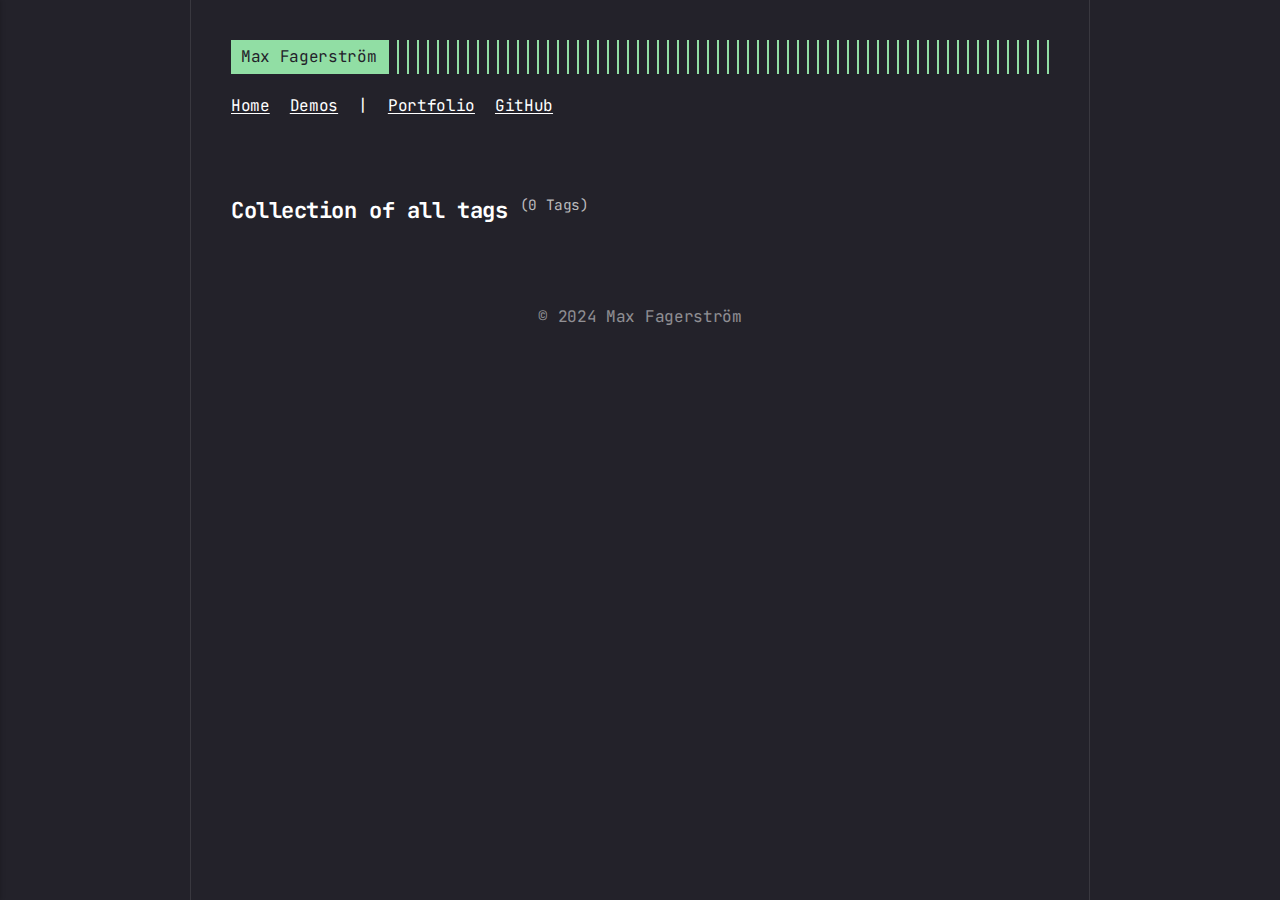
<file: tags/index.html>
<!DOCTYPE html><html lang="en-gb"><head><meta charset="utf-8"><meta http-equiv="X-UA-Compatible" content="IE=edge"><meta name="viewport" content="width=device-width,initial-scale=1"><title>All tags - Max Fagerström</title><meta name="robots" content="noindex, follow"><meta name="generator" content="Publii Open-Source CMS for Static Site"><link rel="alternate" type="application/atom+xml" href="https://max-fagerstrom.github.io/feed.xml"><link rel="alternate" type="application/json" href="https://max-fagerstrom.github.io/feed.json"><meta property="og:title" content="Max Fagerström"><meta property="og:site_name" content="Max Fagerström"><meta property="og:description" content=""><meta property="og:url" content="https://max-fagerstrom.github.io/tags/"><meta property="og:type" content="website"><link rel="preload" href="https://max-fagerstrom.github.io/assets/dynamic/fonts/jetbrainsmono/jetbrainsmono.woff2" as="font" type="font/woff2" crossorigin><link rel="preload" href="https://max-fagerstrom.github.io/assets/dynamic/fonts/jetbrainsmono/jetbrainsmono-italic.woff2" as="font" type="font/woff2" crossorigin><link rel="stylesheet" href="https://max-fagerstrom.github.io/assets/css/style.css?v=aca50f00328abb7b6ee02461f2cce3be"><script type="application/ld+json">{"@context":"http://schema.org","@type":"Organization","name":"Max Fagerström","url":"https://max-fagerstrom.github.io/"}</script><noscript><style>img[loading] {
                    opacity: 1;
                }</style></noscript></head><body class="tags-template"><div class="container container--center"><header class="header"><div class="header__logo"><a class="logo" href="https://max-fagerstrom.github.io/">Max Fagerström</a></div><nav class="navbar js-navbar"><button class="navbar__toggle js-toggle" aria-label="Menu" aria-haspopup="true" aria-expanded="false"><span class="navbar__toggle-box"><span class="navbar__toggle-inner">Menu</span></span></button><ul class="navbar__menu"><li><a href="https://max-fagerstrom.github.io/" target="_self">Home</a></li><li><a href="https://max-fagerstrom.github.io/demos.html" target="_self">Demos</a></li><li><span class="is-separator">|</span></li><li><a href="https://max-fagerstrom.github.io/portfolio.html" target="_self">Portfolio</a></li><li><a href="https://github.com/Max-Fagerstrom" target="_blank">GitHub</a></li></ul></nav></header><main class="content page page--tags"><div class="content page"><div class="page__header"><h1 class="h2 page__title">Collection of all tags <sup>(0 Tags)</sup></h1></div><ul class="list"></ul></div></main><footer class="footer"><div class="footer__inner"><div class="footer__copyright"><p>© 2024 Max Fagerström</p></div></div></footer></div><script defer="defer" src="https://max-fagerstrom.github.io/assets/js/scripts.min.js?v=c2232aa7558e9517946129d2a1b8c770"></script><script>window.publiiThemeMenuConfig={mobileMenuMode:'sidebar',animationSpeed:300,submenuWidth: 'auto',doubleClickTime:500,mobileMenuExpandableSubmenus:true,relatedContainerForOverlayMenuSelector:'.top'};</script><script>var images = document.querySelectorAll('img[loading]');
        for (var i = 0; i < images.length; i++) {
            if (images[i].complete) {
                images[i].classList.add('is-loaded');
            } else {
                images[i].addEventListener('load', function () {
                    this.classList.add('is-loaded');
                }, false);
            }
        }</script></body></html>
</file>
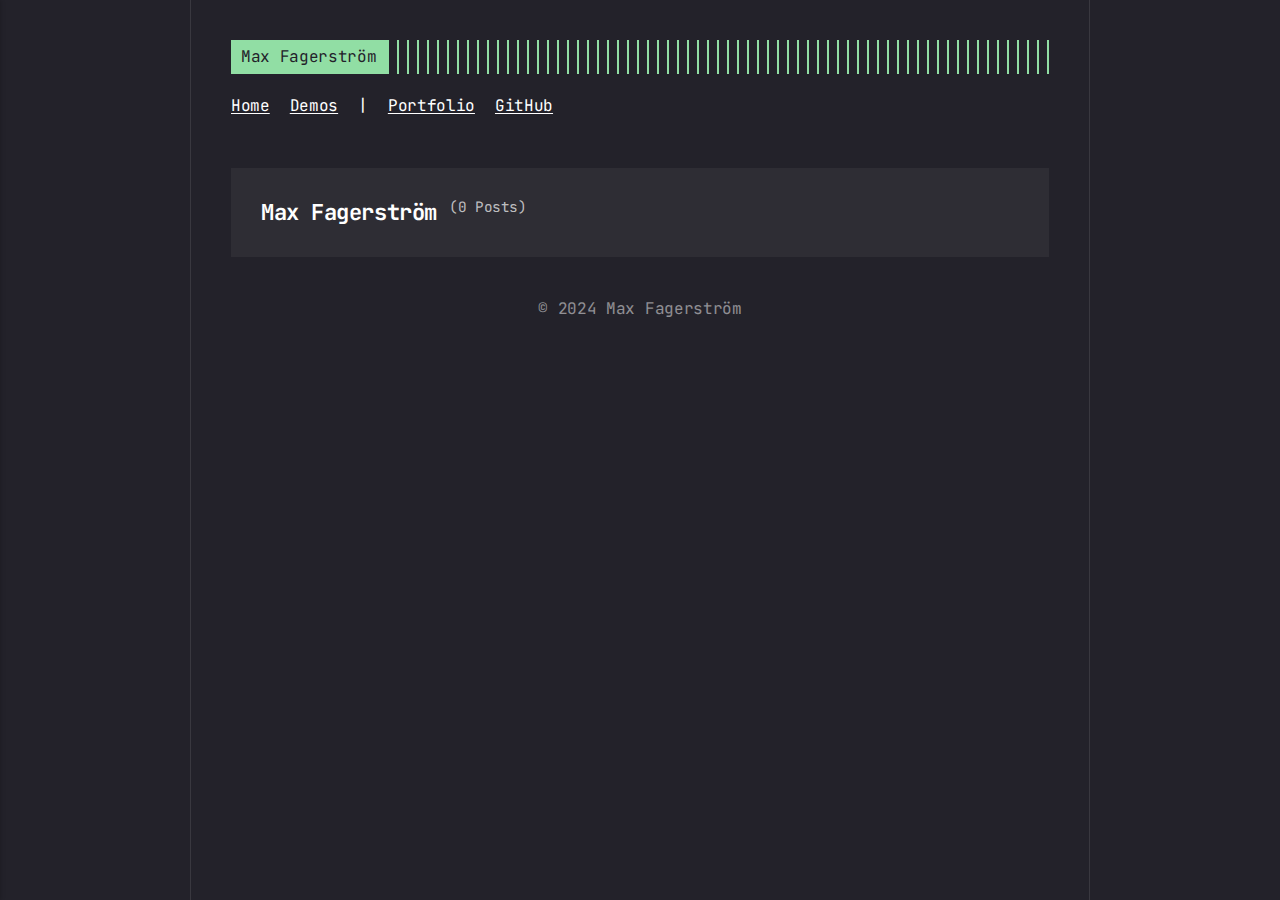
<file: authors/max-fagerstroem/index.html>
<!DOCTYPE html><html lang="en-gb"><head><meta charset="utf-8"><meta http-equiv="X-UA-Compatible" content="IE=edge"><meta name="viewport" content="width=device-width,initial-scale=1"><title>Author: Max Fagerström - Max Fagerström</title><meta name="robots" content="noindex, follow"><meta name="generator" content="Publii Open-Source CMS for Static Site"><link rel="alternate" type="application/atom+xml" href="https://max-fagerstrom.github.io/feed.xml"><link rel="alternate" type="application/json" href="https://max-fagerstrom.github.io/feed.json"><meta property="og:title" content="Max Fagerström"><meta property="og:site_name" content="Max Fagerström"><meta property="og:description" content=""><meta property="og:url" content="https://max-fagerstrom.github.io/authors/max-fagerstroem/"><meta property="og:type" content="website"><link rel="preload" href="https://max-fagerstrom.github.io/assets/dynamic/fonts/jetbrainsmono/jetbrainsmono.woff2" as="font" type="font/woff2" crossorigin><link rel="preload" href="https://max-fagerstrom.github.io/assets/dynamic/fonts/jetbrainsmono/jetbrainsmono-italic.woff2" as="font" type="font/woff2" crossorigin><link rel="stylesheet" href="https://max-fagerstrom.github.io/assets/css/style.css?v=aca50f00328abb7b6ee02461f2cce3be"><script type="application/ld+json">{"@context":"http://schema.org","@type":"Organization","name":"Max Fagerström","url":"https://max-fagerstrom.github.io/"}</script><noscript><style>img[loading] {
                    opacity: 1;
                }</style></noscript></head><body class="author-template"><div class="container container--center"><header class="header"><div class="header__logo"><a class="logo" href="https://max-fagerstrom.github.io/">Max Fagerström</a></div><nav class="navbar js-navbar"><button class="navbar__toggle js-toggle" aria-label="Menu" aria-haspopup="true" aria-expanded="false"><span class="navbar__toggle-box"><span class="navbar__toggle-inner">Menu</span></span></button><ul class="navbar__menu"><li><a href="https://max-fagerstrom.github.io/" target="_self">Home</a></li><li><a href="https://max-fagerstrom.github.io/demos.html" target="_self">Demos</a></li><li><span class="is-separator">|</span></li><li><a href="https://max-fagerstrom.github.io/portfolio.html" target="_self">Portfolio</a></li><li><a href="https://github.com/Max-Fagerstrom" target="_blank">GitHub</a></li></ul></nav></header><main class="content page page--author"><div class="page__header hero page--author__header"><div class="page--author__top"><h1 class="h2 page__title">Max Fagerström <sup>(0 Posts)</sup></h1></div></div><div class="posts"></div></main><footer class="footer"><div class="footer__inner"><div class="footer__copyright"><p>© 2024 Max Fagerström</p></div></div></footer></div><script defer="defer" src="https://max-fagerstrom.github.io/assets/js/scripts.min.js?v=c2232aa7558e9517946129d2a1b8c770"></script><script>window.publiiThemeMenuConfig={mobileMenuMode:'sidebar',animationSpeed:300,submenuWidth: 'auto',doubleClickTime:500,mobileMenuExpandableSubmenus:true,relatedContainerForOverlayMenuSelector:'.top'};</script><script>var images = document.querySelectorAll('img[loading]');
        for (var i = 0; i < images.length; i++) {
            if (images[i].complete) {
                images[i].classList.add('is-loaded');
            } else {
                images[i].addEventListener('load', function () {
                    this.classList.add('is-loaded');
                }, false);
            }
        }</script></body></html>
</file>
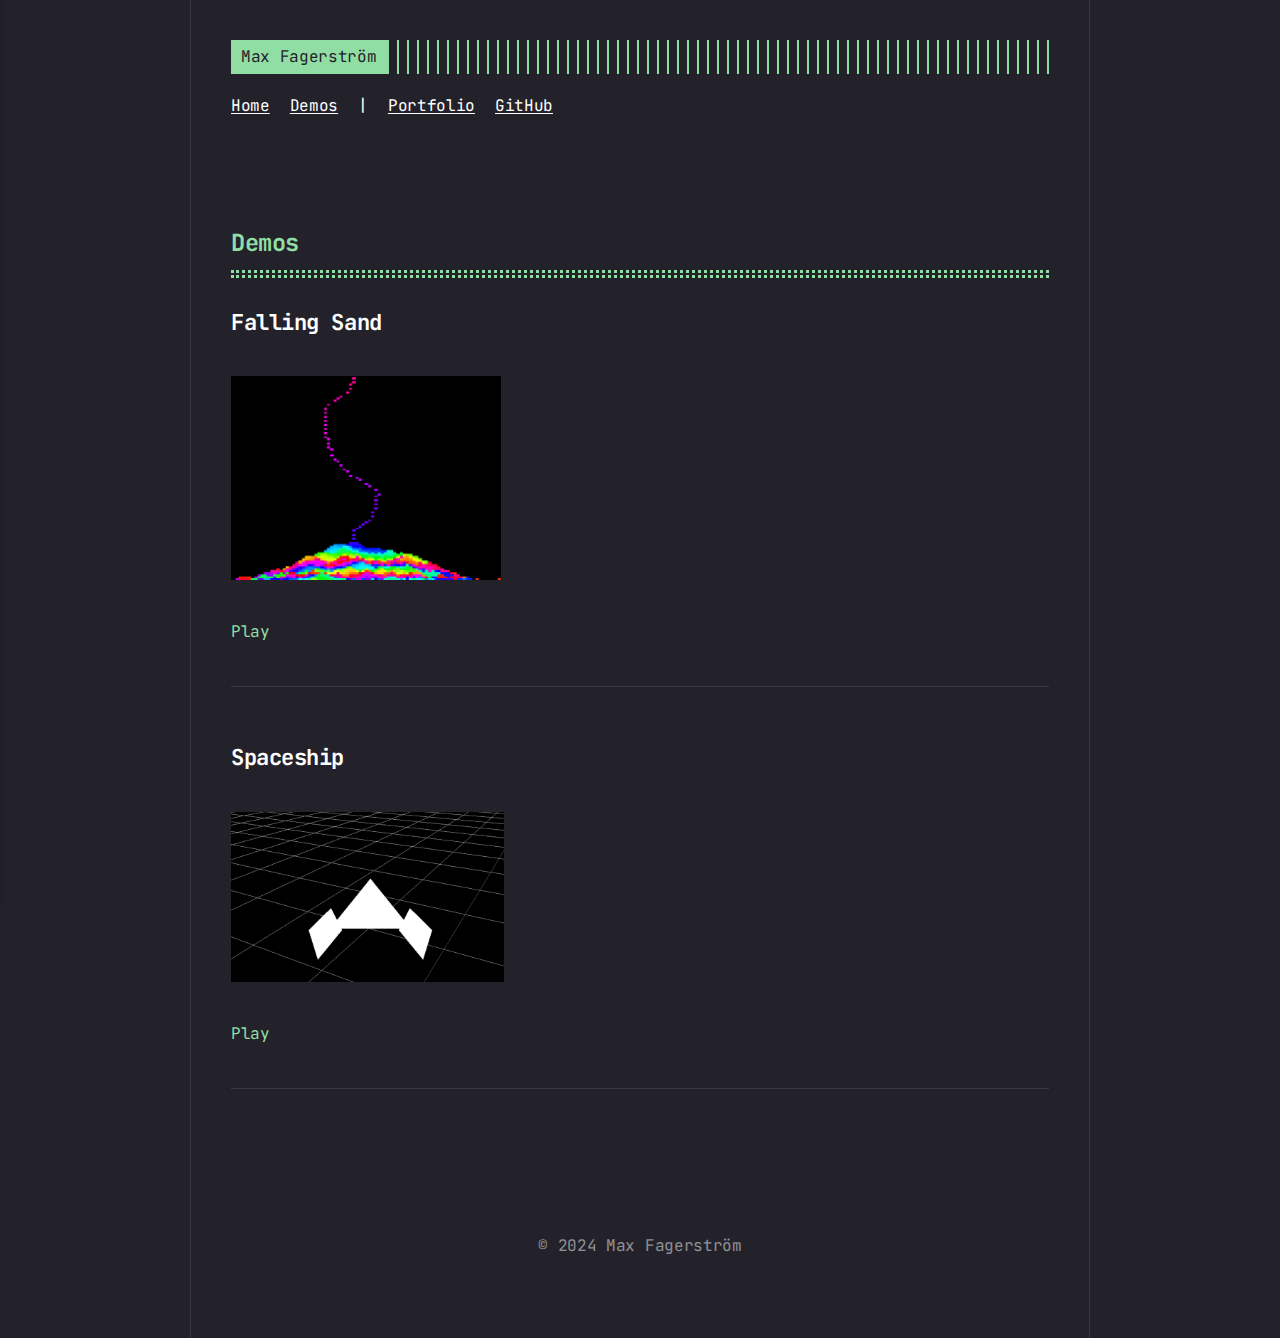
<file: demos.html>
<!DOCTYPE html><html lang="en-gb"><head><meta charset="utf-8"><meta http-equiv="X-UA-Compatible" content="IE=edge"><meta name="viewport" content="width=device-width,initial-scale=1"><title>Demos</title><meta name="description" content="Falling Sand Play Play"><meta name="generator" content="Publii Open-Source CMS for Static Site"><link rel="canonical" href="https://max-fagerstrom.github.io/demos.html"><link rel="alternate" type="application/atom+xml" href="https://max-fagerstrom.github.io/feed.xml"><link rel="alternate" type="application/json" href="https://max-fagerstrom.github.io/feed.json"><meta property="og:title" content="Demos"><meta property="og:site_name" content="Max Fagerström"><meta property="og:description" content="Falling Sand Play Play"><meta property="og:url" content="https://max-fagerstrom.github.io/demos.html"><meta property="og:type" content="article"><link rel="preload" href="https://max-fagerstrom.github.io/assets/dynamic/fonts/jetbrainsmono/jetbrainsmono.woff2" as="font" type="font/woff2" crossorigin><link rel="preload" href="https://max-fagerstrom.github.io/assets/dynamic/fonts/jetbrainsmono/jetbrainsmono-italic.woff2" as="font" type="font/woff2" crossorigin><link rel="stylesheet" href="https://max-fagerstrom.github.io/assets/css/style.css?v=aca50f00328abb7b6ee02461f2cce3be"><script type="application/ld+json">{"@context":"http://schema.org","@type":"Article","mainEntityOfPage":{"@type":"WebPage","@id":"https://max-fagerstrom.github.io/demos.html"},"headline":"Demos","datePublished":"2024-11-17T09:45+01:00","dateModified":"2024-11-17T16:02+01:00","description":"Falling Sand Play Play","author":{"@type":"Person","name":"Max Fagerström","url":"https://max-fagerstrom.github.io/authors/max-fagerstroem/"},"publisher":{"@type":"Organization","name":"Max Fagerström"}}</script><noscript><style>img[loading] {
                    opacity: 1;
                }</style></noscript></head><body class="page-template"><div class="container container--center"><header class="header"><div class="header__logo"><a class="logo" href="https://max-fagerstrom.github.io/">Max Fagerström</a></div><nav class="navbar js-navbar"><button class="navbar__toggle js-toggle" aria-label="Menu" aria-haspopup="true" aria-expanded="false"><span class="navbar__toggle-box"><span class="navbar__toggle-inner">Menu</span></span></button><ul class="navbar__menu"><li><a href="https://max-fagerstrom.github.io/" target="_self">Home</a></li><li class="active"><a href="https://max-fagerstrom.github.io/demos.html" target="_self">Demos</a></li><li><span class="is-separator">|</span></li><li><a href="https://max-fagerstrom.github.io/portfolio.html" target="_self">Portfolio</a></li><li><a href="https://github.com/Max-Fagerstrom" target="_blank">GitHub</a></li></ul></nav></header><main class="content page"><article class="post"><header><h1 class="post__title">Demos</h1></header><div class="post__entry"><h2>Falling Sand</h2><figure class="post__image"><img loading="lazy" src="https://max-fagerstrom.github.io/media/posts/1/sand1.png" alt="" width="270" height="204" sizes="(min-width: 920px) 703px, (min-width: 700px) calc(82vw - 35px), calc(100vw - 81px)" srcset="https://max-fagerstrom.github.io/media/posts/1/responsive/sand1-xs.png 300w, https://max-fagerstrom.github.io/media/posts/1/responsive/sand1-sm.png 480w, https://max-fagerstrom.github.io/media/posts/1/responsive/sand1-md.png 768w, https://max-fagerstrom.github.io/media/posts/1/responsive/sand1-lg.png 1024w"></figure><p><a href="https://max-fagerstrom.github.io/sand/sand.html" target="_blank" rel="noopener noreferrer">Play</a></p><hr><h2>Spaceship</h2><figure class="post__image"><img loading="lazy" src="https://max-fagerstrom.github.io/media/posts/1/space.png" alt="" width="273" height="170" sizes="(min-width: 920px) 703px, (min-width: 700px) calc(82vw - 35px), calc(100vw - 81px)" srcset="https://max-fagerstrom.github.io/media/posts/1/responsive/space-xs.png 300w, https://max-fagerstrom.github.io/media/posts/1/responsive/space-sm.png 480w, https://max-fagerstrom.github.io/media/posts/1/responsive/space-md.png 768w, https://max-fagerstrom.github.io/media/posts/1/responsive/space-lg.png 1024w"></figure><p><a href="https://max-fagerstrom.github.io/spaceship/spaceship.html" target="_blank" rel="noopener noreferrer">Play</a></p><hr><p> </p></div></article></main><footer class="footer"><div class="footer__inner"><div class="footer__copyright"><p>© 2024 Max Fagerström</p></div></div></footer></div><script defer="defer" src="https://max-fagerstrom.github.io/assets/js/scripts.min.js?v=c2232aa7558e9517946129d2a1b8c770"></script><script>window.publiiThemeMenuConfig={mobileMenuMode:'sidebar',animationSpeed:300,submenuWidth: 'auto',doubleClickTime:500,mobileMenuExpandableSubmenus:true,relatedContainerForOverlayMenuSelector:'.top'};</script><script>var images = document.querySelectorAll('img[loading]');
        for (var i = 0; i < images.length; i++) {
            if (images[i].complete) {
                images[i].classList.add('is-loaded');
            } else {
                images[i].addEventListener('load', function () {
                    this.classList.add('is-loaded');
                }, false);
            }
        }</script></body></html>
</file>
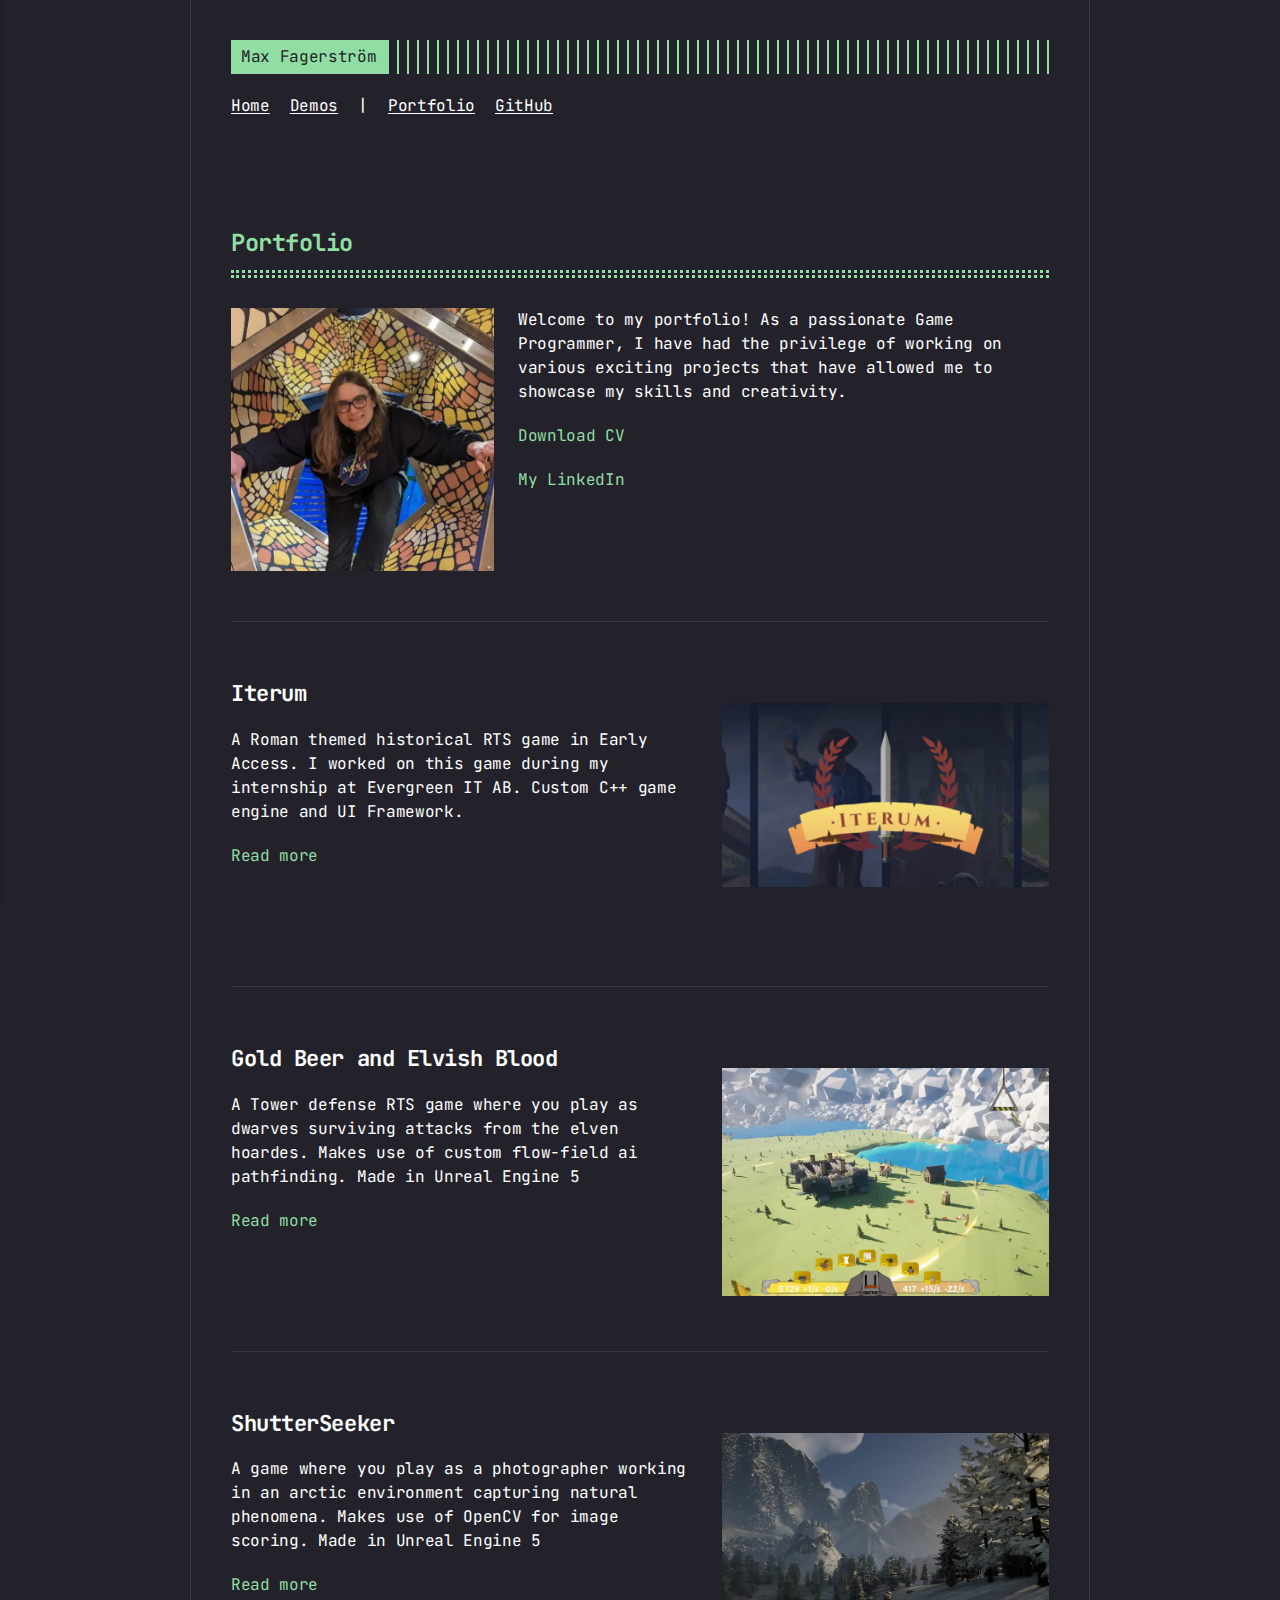
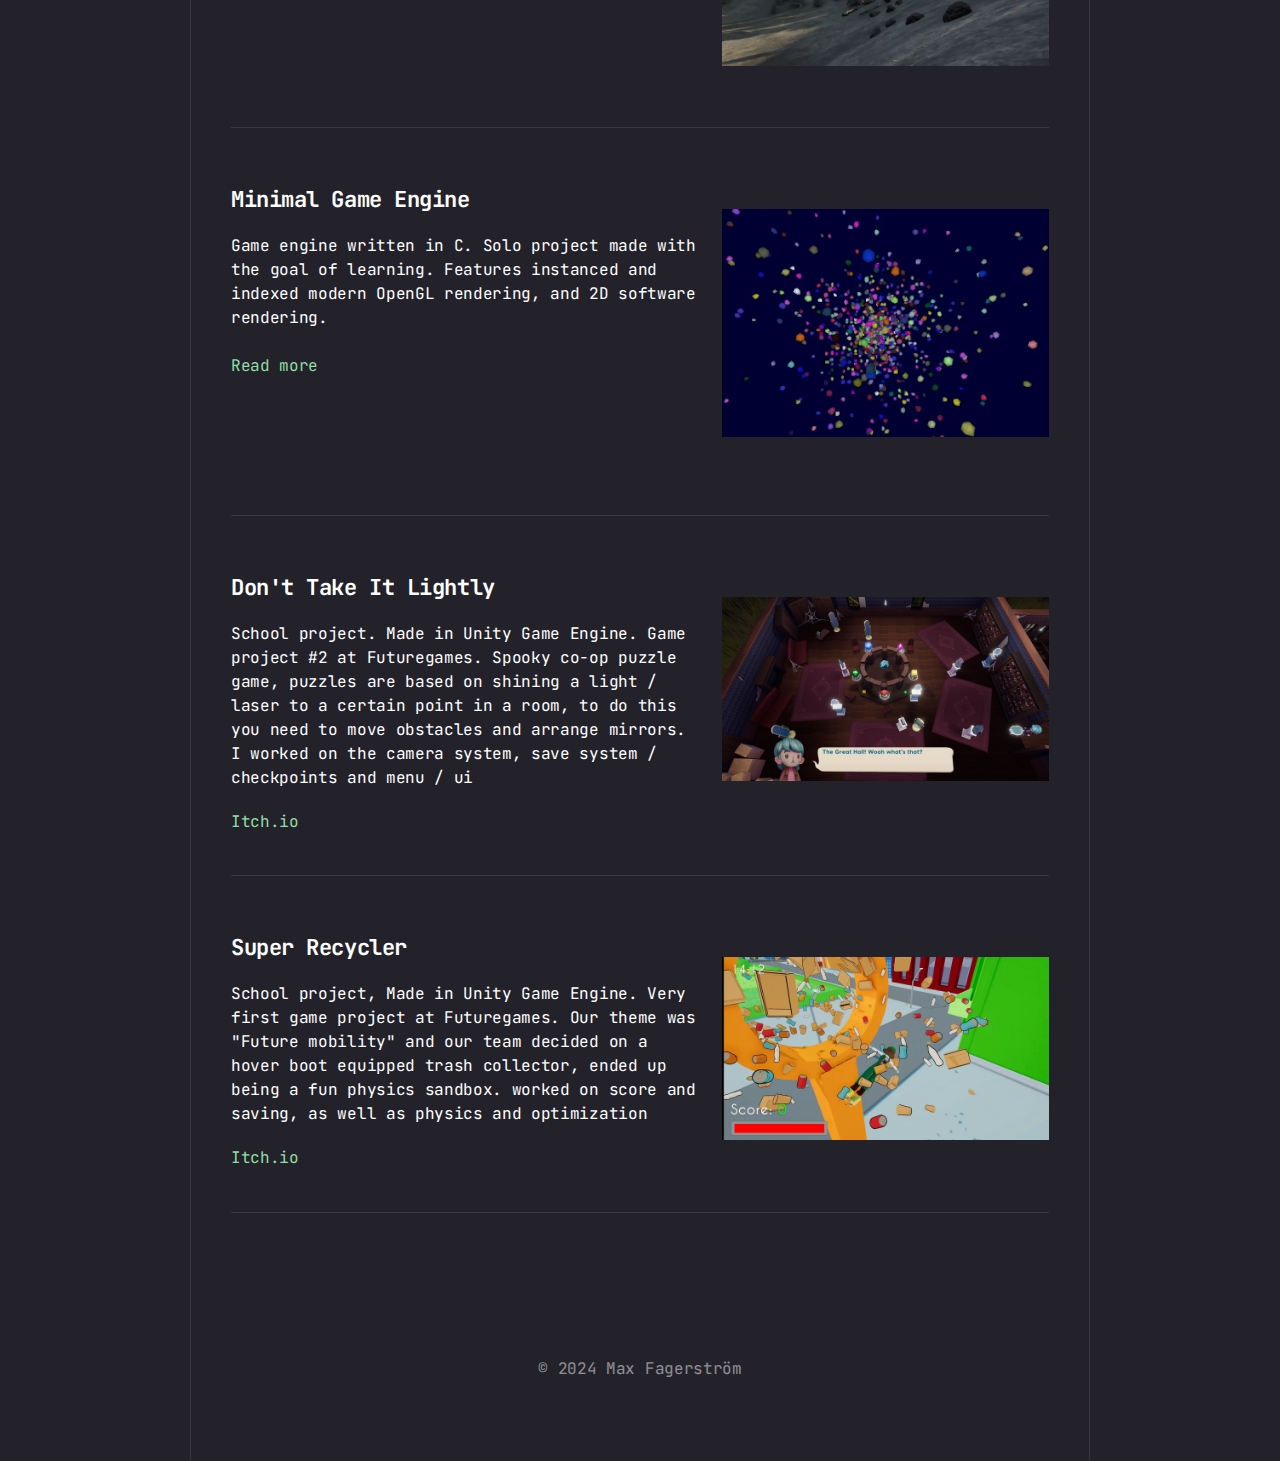
<file: portfolio.html>
<!DOCTYPE html><html lang="en-gb"><head><meta charset="utf-8"><meta http-equiv="X-UA-Compatible" content="IE=edge"><meta name="viewport" content="width=device-width,initial-scale=1"><title>Portfolio</title><meta name="description" content="Welcome to my portfolio! As a passionate Game Programmer, I have had the privilege of working on various exciting projects that have allowed me to&hellip;"><meta name="generator" content="Publii Open-Source CMS for Static Site"><link rel="canonical" href="https://max-fagerstrom.github.io/portfolio.html"><link rel="alternate" type="application/atom+xml" href="https://max-fagerstrom.github.io/feed.xml"><link rel="alternate" type="application/json" href="https://max-fagerstrom.github.io/feed.json"><meta property="og:title" content="Portfolio"><meta property="og:site_name" content="Max Fagerström"><meta property="og:description" content="Welcome to my portfolio! As a passionate Game Programmer, I have had the privilege of working on various exciting projects that have allowed me to&hellip;"><meta property="og:url" content="https://max-fagerstrom.github.io/portfolio.html"><meta property="og:type" content="article"><link rel="preload" href="https://max-fagerstrom.github.io/assets/dynamic/fonts/jetbrainsmono/jetbrainsmono.woff2" as="font" type="font/woff2" crossorigin><link rel="preload" href="https://max-fagerstrom.github.io/assets/dynamic/fonts/jetbrainsmono/jetbrainsmono-italic.woff2" as="font" type="font/woff2" crossorigin><link rel="stylesheet" href="https://max-fagerstrom.github.io/assets/css/style.css?v=aca50f00328abb7b6ee02461f2cce3be"><script type="application/ld+json">{"@context":"http://schema.org","@type":"Article","mainEntityOfPage":{"@type":"WebPage","@id":"https://max-fagerstrom.github.io/portfolio.html"},"headline":"Portfolio","datePublished":"2024-11-17T14:32+01:00","dateModified":"2024-12-07T10:48+01:00","description":"Welcome to my portfolio! As a passionate Game Programmer, I have had the privilege of working on various exciting projects that have allowed me to&hellip;","author":{"@type":"Person","name":"Max Fagerström","url":"https://max-fagerstrom.github.io/authors/max-fagerstroem/"},"publisher":{"@type":"Organization","name":"Max Fagerström"}}</script><noscript><style>img[loading] {
                    opacity: 1;
                }</style></noscript></head><body class="page-template"><div class="container container--center"><header class="header"><div class="header__logo"><a class="logo" href="https://max-fagerstrom.github.io/">Max Fagerström</a></div><nav class="navbar js-navbar"><button class="navbar__toggle js-toggle" aria-label="Menu" aria-haspopup="true" aria-expanded="false"><span class="navbar__toggle-box"><span class="navbar__toggle-inner">Menu</span></span></button><ul class="navbar__menu"><li class="active"><a href="https://max-fagerstrom.github.io/" target="_self">Home</a></li><li><a href="https://max-fagerstrom.github.io/demos.html" target="_self">Demos</a></li><li><span class="is-separator">|</span></li><li class="active"><a href="https://max-fagerstrom.github.io/portfolio.html" target="_self">Portfolio</a></li><li><a href="https://github.com/Max-Fagerstrom" target="_blank">GitHub</a></li></ul></nav></header><main class="content page"><article class="post"><header><h1 class="post__title">Portfolio</h1></header><div class="post__entry"><figure class="post__image post__image--left"><img loading="lazy" src="https://max-fagerstrom.github.io/media/posts/2//PXL_20230418_141405429_edited_edited.webp" alt="" width="263" height="263" sizes="(min-width: 920px) 703px, (min-width: 700px) calc(82vw - 35px), calc(100vw - 81px)" srcset="https://max-fagerstrom.github.io/media/posts/2//responsive/PXL_20230418_141405429_edited_edited-xs.webp 300w, https://max-fagerstrom.github.io/media/posts/2//responsive/PXL_20230418_141405429_edited_edited-sm.webp 480w, https://max-fagerstrom.github.io/media/posts/2//responsive/PXL_20230418_141405429_edited_edited-md.webp 768w, https://max-fagerstrom.github.io/media/posts/2//responsive/PXL_20230418_141405429_edited_edited-lg.webp 1024w"></figure><span class="wixui-rich-text__text" data-darkreader-inline-color="">Welcome to my portfolio! As a passionate Game Programmer, I have had the privilege of working on various exciting projects that have allowed me to showcase my skills and creativity.</span><p></p><p><a href="https://drive.google.com/file/d/1kyVMZf_UMkp6WP-w_qB9vKGl-dFlLbu1/view?usp=sharing" target="_blank" rel="noopener noreferrer">Download CV</a></p><p><a href="https://www.linkedin.com/in/max-fagerstr%C3%B6m-033603235/" target="_blank" rel="noopener noreferrer">My LinkedIn</a></p><p> </p><p> </p><hr><h2>Iterum<figure class="post__image post__image--right"><img loading="lazy" src="https://max-fagerstrom.github.io/media/posts/2/c9a8557f00121d2a9f2a2ae89a263b7b730e33bd_400x225.png" alt="" width="400" height="225" sizes="(min-width: 920px) 703px, (min-width: 700px) calc(82vw - 35px), calc(100vw - 81px)" srcset="https://max-fagerstrom.github.io/media/posts/2/responsive/c9a8557f00121d2a9f2a2ae89a263b7b730e33bd_400x225-xs.png 300w, https://max-fagerstrom.github.io/media/posts/2/responsive/c9a8557f00121d2a9f2a2ae89a263b7b730e33bd_400x225-sm.png 480w, https://max-fagerstrom.github.io/media/posts/2/responsive/c9a8557f00121d2a9f2a2ae89a263b7b730e33bd_400x225-md.png 768w, https://max-fagerstrom.github.io/media/posts/2/responsive/c9a8557f00121d2a9f2a2ae89a263b7b730e33bd_400x225-lg.png 1024w"></figure></h2><p>A Roman themed historical RTS game in Early Access. I worked on this game during my internship at Evergreen IT AB. Custom C++ game engine and UI Framework.</p><p><a href="https://max-fagerstrom.github.io/iterum.html">Read more</a></p><h2> </h2><hr><h2>Gold Beer and Elvish Blood<figure class="post__image post__image--right"><img loading="lazy" src="https://max-fagerstrom.github.io/media/posts/2/0d5b52_e94f536c119b4d9cb93554ec36ed0a6f~mv2-3.webp" alt="" width="1420" height="989" sizes="(min-width: 920px) 703px, (min-width: 700px) calc(82vw - 35px), calc(100vw - 81px)" srcset="https://max-fagerstrom.github.io/media/posts/2/responsive/0d5b52_e94f536c119b4d9cb93554ec36ed0a6f~mv2-3-xs.webp 300w, https://max-fagerstrom.github.io/media/posts/2/responsive/0d5b52_e94f536c119b4d9cb93554ec36ed0a6f~mv2-3-sm.webp 480w, https://max-fagerstrom.github.io/media/posts/2/responsive/0d5b52_e94f536c119b4d9cb93554ec36ed0a6f~mv2-3-md.webp 768w, https://max-fagerstrom.github.io/media/posts/2/responsive/0d5b52_e94f536c119b4d9cb93554ec36ed0a6f~mv2-3-lg.webp 1024w"></figure></h2><p>A Tower defense RTS game where you play as dwarves surviving attacks from the elven hoardes. Makes use of custom flow-field ai pathfinding. Made in Unreal Engine 5</p><div id="bgLayers_comp-m35sllqz" class="MW5IWV" data-hook="bgLayers" data-motion-part="BG_LAYER"><div class="LWbAav Kv1aVt" data-testid="colorUnderlay"><div data-mesh-id="comp-m35sllqzinlineContent" data-testid="inline-content"><div data-mesh-id="comp-m35sllqzinlineContent-gridContainer" data-testid="mesh-container-content"><div id="comp-m35suh4m" class="HcOXKn c9GqVL QxJLC3 lq2cno comp-m35suh4m wixui-rich-text" data-testid="richTextElement"><p><a href="https://max-fagerstrom.github.io/gold-beer-and-elvish-blood.html">Read more</a></p><h2> </h2><hr><h2>ShutterSeeker<figure class="post__image post__image--right"><img loading="lazy" src="https://max-fagerstrom.github.io/media/posts/2/0d5b52_d460caa688694826965b4509f7c5377f~mv2.webp" alt="" width="1436" height="1022" sizes="(min-width: 920px) 703px, (min-width: 700px) calc(82vw - 35px), calc(100vw - 81px)" srcset="https://max-fagerstrom.github.io/media/posts/2/responsive/0d5b52_d460caa688694826965b4509f7c5377f~mv2-xs.webp 300w, https://max-fagerstrom.github.io/media/posts/2/responsive/0d5b52_d460caa688694826965b4509f7c5377f~mv2-sm.webp 480w, https://max-fagerstrom.github.io/media/posts/2/responsive/0d5b52_d460caa688694826965b4509f7c5377f~mv2-md.webp 768w, https://max-fagerstrom.github.io/media/posts/2/responsive/0d5b52_d460caa688694826965b4509f7c5377f~mv2-lg.webp 1024w"></figure></h2><p><span class="wixui-rich-text__text">A game where you play as a photographer working in an arctic environment capturing natural phenomena. Makes use of OpenCV for image scoring. Made in Unreal Engine 5</span></p><p><a href="https://max-fagerstrom.github.io/shutterseeker.html">Read more</a></p><p> </p><p> </p><hr><div data-mesh-id="comp-llqxtgstinlineContent" data-testid="inline-content"><div data-mesh-id="comp-llqxtgstinlineContent-gridContainer" data-testid="mesh-container-content"><div id="comp-llqxtgsw" class="HcOXKn c9GqVL QxJLC3 lq2cno comp-llqxtgsw wixui-rich-text" data-testid="richTextElement"><h2 class="font_0 wixui-rich-text__text"><span class="wixui-rich-text__text"><span class="color_11 wixui-rich-text__text">Minimal Game Engine<figure class="post__image post__image--right"><img loading="lazy" src="https://max-fagerstrom.github.io/media/posts/2/0d5b52_0ee2a8869f4047c2bc01286f080b3312~mv2.webp" alt="" width="718" height="500" sizes="(min-width: 920px) 703px, (min-width: 700px) calc(82vw - 35px), calc(100vw - 81px)" srcset="https://max-fagerstrom.github.io/media/posts/2/responsive/0d5b52_0ee2a8869f4047c2bc01286f080b3312~mv2-xs.webp 300w, https://max-fagerstrom.github.io/media/posts/2/responsive/0d5b52_0ee2a8869f4047c2bc01286f080b3312~mv2-sm.webp 480w, https://max-fagerstrom.github.io/media/posts/2/responsive/0d5b52_0ee2a8869f4047c2bc01286f080b3312~mv2-md.webp 768w, https://max-fagerstrom.github.io/media/posts/2/responsive/0d5b52_0ee2a8869f4047c2bc01286f080b3312~mv2-lg.webp 1024w"></figure></span></span></h2><p class="font_0 wixui-rich-text__text">Game engine written in C. Solo project made with the goal of learning. Features instanced and indexed modern OpenGL rendering, and 2D software rendering.</p><div id="bgLayers_comp-llqxtgvt2" class="MW5IWV" data-hook="bgLayers" data-motion-part="BG_LAYER"><div data-testid="colorUnderlay"> </div><div data-testid="colorUnderlay"><a href="https://max-fagerstrom.github.io/minimal-game-engine.html">Read more</a></div><div data-testid="colorUnderlay"> </div><div data-testid="colorUnderlay"> </div><div data-testid="colorUnderlay"> </div><div data-testid="colorUnderlay"> </div><div data-testid="colorUnderlay"><hr><h2>Don't Take It Lightly<figure class="post__image post__image--right"><img loading="lazy" src="https://max-fagerstrom.github.io/media/posts/2/ovDnps.png" alt="" width="1920" height="1080" sizes="(min-width: 920px) 703px, (min-width: 700px) calc(82vw - 35px), calc(100vw - 81px)" srcset="https://max-fagerstrom.github.io/media/posts/2/responsive/ovDnps-xs.png 300w, https://max-fagerstrom.github.io/media/posts/2/responsive/ovDnps-sm.png 480w, https://max-fagerstrom.github.io/media/posts/2/responsive/ovDnps-md.png 768w, https://max-fagerstrom.github.io/media/posts/2/responsive/ovDnps-lg.png 1024w"></figure></h2><p><span class="color_36 wixui-rich-text__text">School project. Made in Unity Game Engine. Game project #2 at Futuregames. Spooky co-op puzzle game, puzzles are based on shining a light / laser to a certain point in a room, to do this you need to move obstacles and arrange mirrors. I worked on the camera system, save system / checkpoints and menu / ui</span></p><p><a href="https://futuregames.itch.io/dont-take-it-lightly" target="_blank" rel="noopener noreferrer">Itch.io</a></p><hr><h2>Super Recycler<figure class="post__image post__image--right"><img loading="lazy" src="https://max-fagerstrom.github.io/media/posts/2/XuFs_9.png" alt="" width="2933" height="1644" sizes="(min-width: 920px) 703px, (min-width: 700px) calc(82vw - 35px), calc(100vw - 81px)" srcset="https://max-fagerstrom.github.io/media/posts/2/responsive/XuFs_9-xs.png 300w, https://max-fagerstrom.github.io/media/posts/2/responsive/XuFs_9-sm.png 480w, https://max-fagerstrom.github.io/media/posts/2/responsive/XuFs_9-md.png 768w, https://max-fagerstrom.github.io/media/posts/2/responsive/XuFs_9-lg.png 1024w"></figure></h2><div id="comp-llqw7vzr__item-llqvt924" class="HcOXKn c9GqVL QxJLC3 lq2cno comp-llqw7vzr wixui-rich-text" data-testid="richTextElement"><p class="font_7 wixui-rich-text__text"><span class="color_36 wixui-rich-text__text">School project, Made in Unity Game Engine. Very first game project at Futuregames. Our theme was "Future mobility" and our team decided on a hover boot equipped trash collector, ended up being a fun physics sandbox. worked on score and saving, as well as physics and optimization</span></p><p><a href="https://futuregames.itch.io/super-recycler" target="_blank" rel="noopener noreferrer">Itch.io</a></p><hr><p> </p></div></div></div></div></div></div></div></div></div></div></div></div></article></main><footer class="footer"><div class="footer__inner"><div class="footer__copyright"><p>© 2024 Max Fagerström</p></div></div></footer></div><script defer="defer" src="https://max-fagerstrom.github.io/assets/js/scripts.min.js?v=c2232aa7558e9517946129d2a1b8c770"></script><script>window.publiiThemeMenuConfig={mobileMenuMode:'sidebar',animationSpeed:300,submenuWidth: 'auto',doubleClickTime:500,mobileMenuExpandableSubmenus:true,relatedContainerForOverlayMenuSelector:'.top'};</script><script>var images = document.querySelectorAll('img[loading]');
        for (var i = 0; i < images.length; i++) {
            if (images[i].complete) {
                images[i].classList.add('is-loaded');
            } else {
                images[i].addEventListener('load', function () {
                    this.classList.add('is-loaded');
                }, false);
            }
        }</script></body></html>
</file>
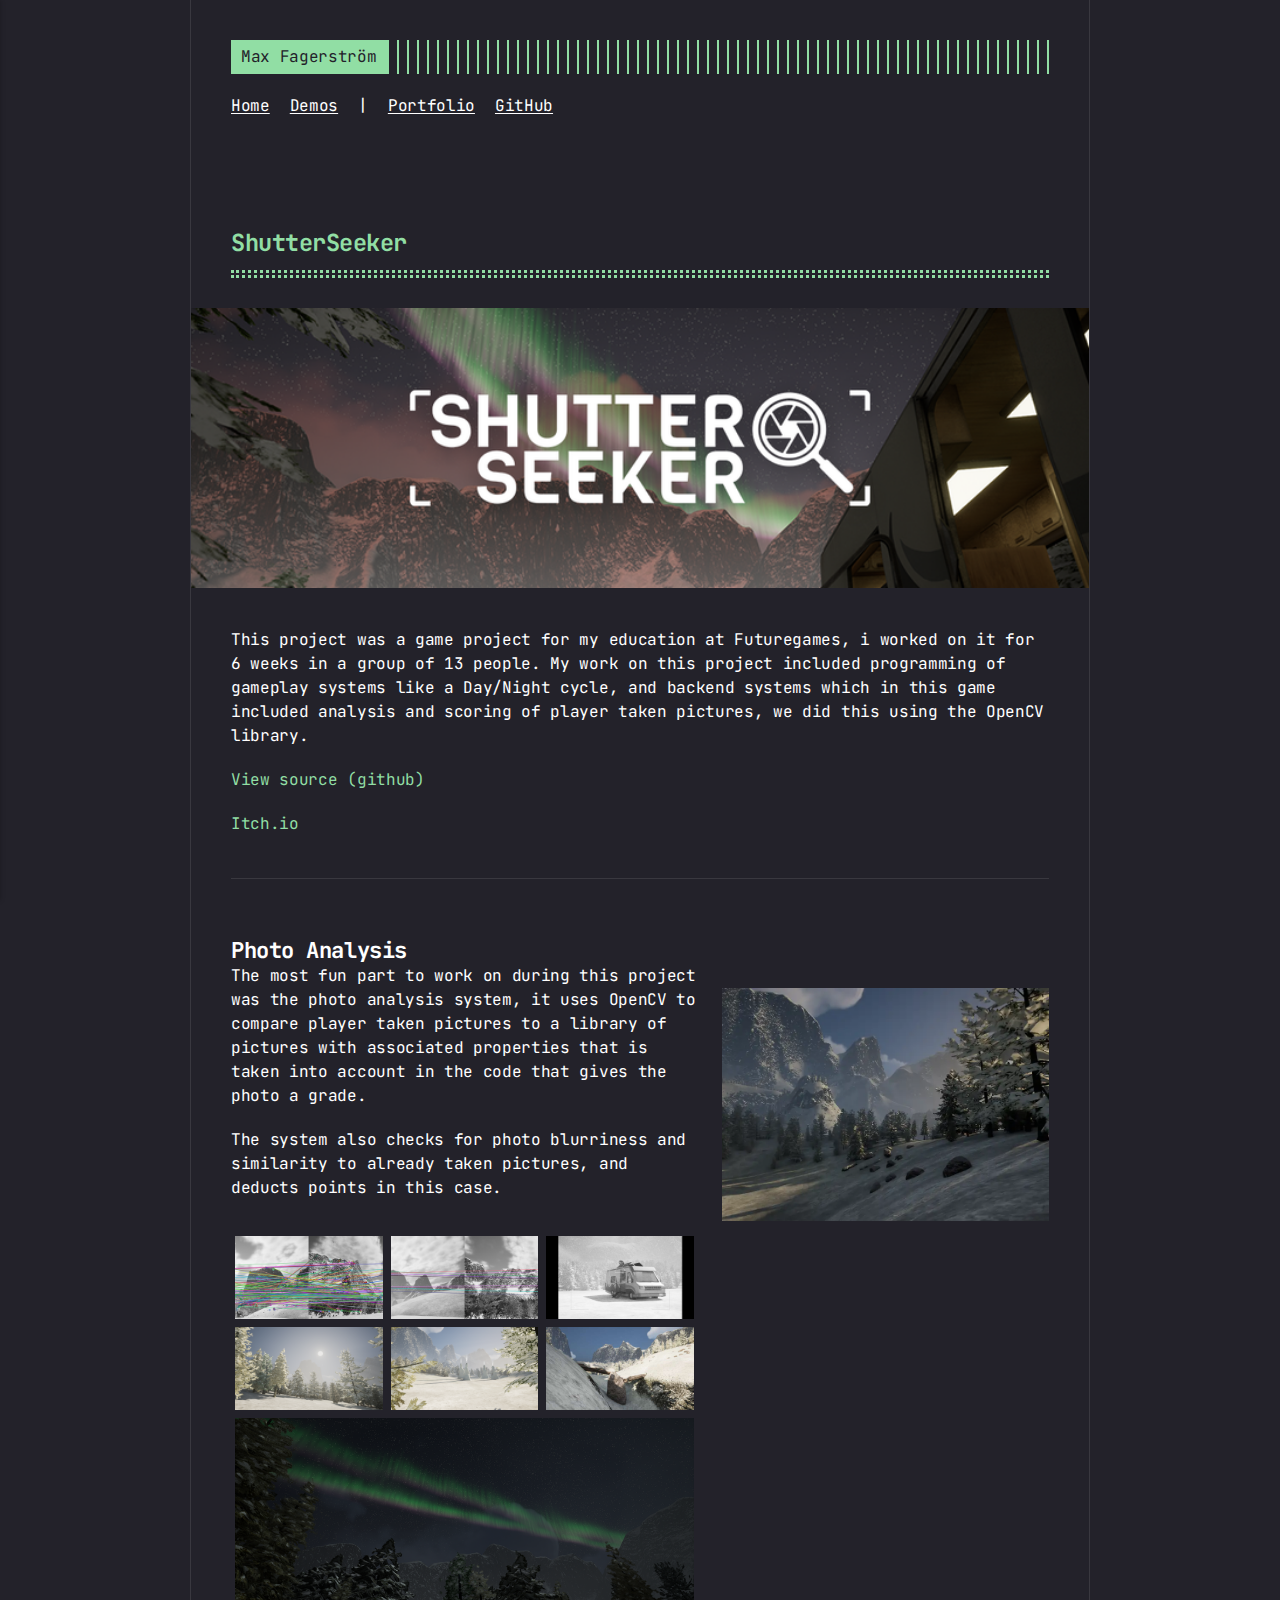
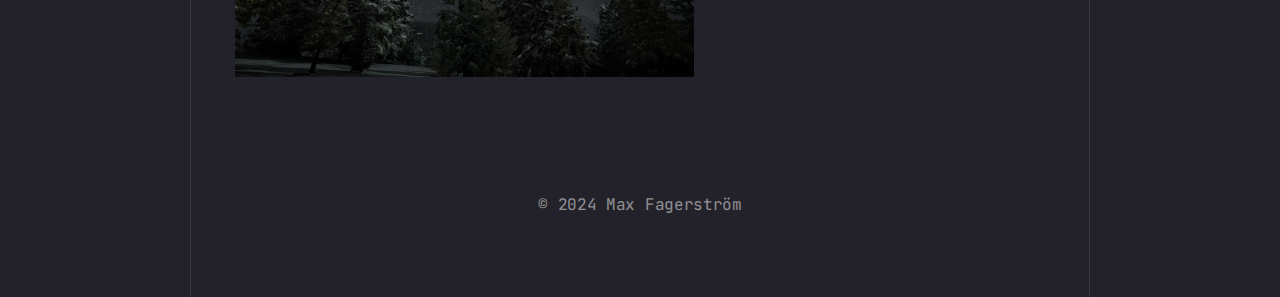
<file: shutterseeker.html>
<!DOCTYPE html><html lang="en-gb"><head><meta charset="utf-8"><meta http-equiv="X-UA-Compatible" content="IE=edge"><meta name="viewport" content="width=device-width,initial-scale=1"><title>ShutterSeeker</title><meta name="description" content="This project was a game project for my education at Futuregames, i worked on it for 6 weeks in a group of 13 people. My&hellip;"><meta name="generator" content="Publii Open-Source CMS for Static Site"><link rel="canonical" href="https://max-fagerstrom.github.io/shutterseeker.html"><link rel="alternate" type="application/atom+xml" href="https://max-fagerstrom.github.io/feed.xml"><link rel="alternate" type="application/json" href="https://max-fagerstrom.github.io/feed.json"><meta property="og:title" content="ShutterSeeker"><meta property="og:site_name" content="Max Fagerström"><meta property="og:description" content="This project was a game project for my education at Futuregames, i worked on it for 6 weeks in a group of 13 people. My&hellip;"><meta property="og:url" content="https://max-fagerstrom.github.io/shutterseeker.html"><meta property="og:type" content="article"><link rel="preload" href="https://max-fagerstrom.github.io/assets/dynamic/fonts/jetbrainsmono/jetbrainsmono.woff2" as="font" type="font/woff2" crossorigin><link rel="preload" href="https://max-fagerstrom.github.io/assets/dynamic/fonts/jetbrainsmono/jetbrainsmono-italic.woff2" as="font" type="font/woff2" crossorigin><link rel="stylesheet" href="https://max-fagerstrom.github.io/assets/css/style.css?v=aca50f00328abb7b6ee02461f2cce3be"><link rel="stylesheet" href="https://max-fagerstrom.github.io/assets/css/photoswipe.css?v=366561c4c503c68e3af3389ac4d7fb8e"><script type="application/ld+json">{"@context":"http://schema.org","@type":"Article","mainEntityOfPage":{"@type":"WebPage","@id":"https://max-fagerstrom.github.io/shutterseeker.html"},"headline":"ShutterSeeker","datePublished":"2024-11-17T15:20+01:00","dateModified":"2024-11-17T16:05+01:00","description":"This project was a game project for my education at Futuregames, i worked on it for 6 weeks in a group of 13 people. My&hellip;","author":{"@type":"Person","name":"Max Fagerström","url":"https://max-fagerstrom.github.io/authors/max-fagerstroem/"},"publisher":{"@type":"Organization","name":"Max Fagerström"}}</script><noscript><style>img[loading] {
                    opacity: 1;
                }</style></noscript></head><body class="page-template"><div class="container container--center"><header class="header"><div class="header__logo"><a class="logo" href="https://max-fagerstrom.github.io/">Max Fagerström</a></div><nav class="navbar js-navbar"><button class="navbar__toggle js-toggle" aria-label="Menu" aria-haspopup="true" aria-expanded="false"><span class="navbar__toggle-box"><span class="navbar__toggle-inner">Menu</span></span></button><ul class="navbar__menu"><li><a href="https://max-fagerstrom.github.io/" target="_self">Home</a></li><li><a href="https://max-fagerstrom.github.io/demos.html" target="_self">Demos</a></li><li><span class="is-separator">|</span></li><li><a href="https://max-fagerstrom.github.io/portfolio.html" target="_self">Portfolio</a></li><li><a href="https://github.com/Max-Fagerstrom" target="_blank">GitHub</a></li></ul></nav></header><main class="content page"><article class="post"><header><h1 class="post__title">ShutterSeeker</h1></header><div class="post__entry"><figure class="post__image post__image--wide"><img loading="lazy" src="https://max-fagerstrom.github.io/media/posts/4/bagrzh.png" alt="" width="960" height="300" sizes="(min-width: 920px) 703px, (min-width: 700px) calc(82vw - 35px), calc(100vw - 81px)" srcset="https://max-fagerstrom.github.io/media/posts/4/responsive/bagrzh-xs.png 300w, https://max-fagerstrom.github.io/media/posts/4/responsive/bagrzh-sm.png 480w, https://max-fagerstrom.github.io/media/posts/4/responsive/bagrzh-md.png 768w, https://max-fagerstrom.github.io/media/posts/4/responsive/bagrzh-lg.png 1024w"></figure><p><span class="wixui-rich-text__text">This project was a game project for my education at Futuregames, i worked on it for 6 weeks in a group of 13 people. My work on this project included programming of gameplay systems like a Day/Night cycle, and backend systems which in this game included analysis and scoring of player taken pictures, we did this using the OpenCV library.</span></p><p><a href="https://github.com/Max-Fagerstrom/portfolio/tree/main/shutterseeker" target="_blank" rel="noopener noreferrer">View source (github)</a></p><p><a href="https://futuregames.itch.io/shutter-seeker" target="_blank" rel="noopener noreferrer">Itch.io</a></p><hr><h2 class="font_2 wixui-rich-text__text"><span class="wixui-rich-text__text">Photo Analysis</span></h2><div id="comp-lmiuosk7" class="HcOXKn c9GqVL QxJLC3 lq2cno comp-lmiuosk7 wixui-rich-text" data-testid="richTextElement"><figure class="post__image post__image--right"><img loading="lazy" src="https://max-fagerstrom.github.io/media/posts/4/0d5b52_d460caa688694826965b4509f7c5377f~mv2.webp" alt="" width="1436" height="1022" sizes="(min-width: 920px) 703px, (min-width: 700px) calc(82vw - 35px), calc(100vw - 81px)" srcset="https://max-fagerstrom.github.io/media/posts/4/responsive/0d5b52_d460caa688694826965b4509f7c5377f~mv2-xs.webp 300w, https://max-fagerstrom.github.io/media/posts/4/responsive/0d5b52_d460caa688694826965b4509f7c5377f~mv2-sm.webp 480w, https://max-fagerstrom.github.io/media/posts/4/responsive/0d5b52_d460caa688694826965b4509f7c5377f~mv2-md.webp 768w, https://max-fagerstrom.github.io/media/posts/4/responsive/0d5b52_d460caa688694826965b4509f7c5377f~mv2-lg.webp 1024w"></figure>T<span class="wixui-rich-text__text">he most fun part to work on during this project was the photo analysis system, it uses OpenCV to compare player taken pictures to a library of pictures with associated properties that is taken into account in the code that gives the photo a grade.</span><p></p><p class="font_8 wixui-rich-text__text"><span class="wixui-rich-text__text">The system also checks for photo blurriness and similarity to already taken pictures, and deducts points in this case.</span></p><div class="gallery-wrapper"><div class="gallery" data-is-empty="false" data-translation="Add images" data-columns="3"><figure class="gallery__item"><a href="https://max-fagerstrom.github.io/media/posts/4/gallery/27145.png" data-size="1280x360"><img loading="lazy" src="https://max-fagerstrom.github.io/media/posts/4/gallery/27145-thumbnail.png" alt="" width="768" height="216"></a><figcaption>Indentifying mountains from same angle</figcaption></figure><figure class="gallery__item"><a href="https://max-fagerstrom.github.io/media/posts/4/gallery/DEBUG_8992.png" data-size="1280x360"><img loading="lazy" src="https://max-fagerstrom.github.io/media/posts/4/gallery/DEBUG_8992-thumbnail.png" alt="" width="768" height="216"></a><figcaption>Indentifying mountains from different angle</figcaption></figure><figure class="gallery__item"><a href="https://max-fagerstrom.github.io/media/posts/4/gallery/0EC_YO.png" data-size="1920x1080"><img loading="lazy" src="https://max-fagerstrom.github.io/media/posts/4/gallery/0EC_YO-thumbnail.png" alt="" width="768" height="432"></a></figure><figure class="gallery__item"><a href="https://max-fagerstrom.github.io/media/posts/4/gallery/nGJXUV.png" data-size="1920x1080"><img loading="lazy" src="https://max-fagerstrom.github.io/media/posts/4/gallery/nGJXUV-thumbnail.png" alt="" width="768" height="432"></a></figure><figure class="gallery__item"><a href="https://max-fagerstrom.github.io/media/posts/4/gallery/UBLn3.png" data-size="1920x1080"><img loading="lazy" src="https://max-fagerstrom.github.io/media/posts/4/gallery/UBLn3-thumbnail.png" alt="" width="768" height="432"></a></figure><figure class="gallery__item"><a href="https://max-fagerstrom.github.io/media/posts/4/gallery/uF97ad.jpg" data-size="1920x1080"><img loading="lazy" src="https://max-fagerstrom.github.io/media/posts/4/gallery/uF97ad-thumbnail.jpg" alt="" width="768" height="432"></a></figure><figure class="gallery__item"><a href="https://max-fagerstrom.github.io/media/posts/4/gallery/ZezO50.png" data-size="1920x1080"><img loading="lazy" src="https://max-fagerstrom.github.io/media/posts/4/gallery/ZezO50-thumbnail.png" alt="" width="768" height="432"></a></figure></div></div></div></div></article></main><footer class="footer"><div class="footer__inner"><div class="footer__copyright"><p>© 2024 Max Fagerström</p></div></div></footer></div><script defer="defer" src="https://max-fagerstrom.github.io/assets/js/scripts.min.js?v=c2232aa7558e9517946129d2a1b8c770"></script><script>window.publiiThemeMenuConfig={mobileMenuMode:'sidebar',animationSpeed:300,submenuWidth: 'auto',doubleClickTime:500,mobileMenuExpandableSubmenus:true,relatedContainerForOverlayMenuSelector:'.top'};</script><script>var images = document.querySelectorAll('img[loading]');
        for (var i = 0; i < images.length; i++) {
            if (images[i].complete) {
                images[i].classList.add('is-loaded');
            } else {
                images[i].addEventListener('load', function () {
                    this.classList.add('is-loaded');
                }, false);
            }
        }</script><script defer="defer" src="https://max-fagerstrom.github.io/assets/js/photoswipe.min.js?v=017385b552f7e0d979e2e2fe6f324015"></script><script defer="defer" src="https://max-fagerstrom.github.io/assets/js/photoswipe-ui-default.min.js?v=d067f0883540b1ddda0e2c9ad1b14260"></script><script>var initPhotoSwipeFromDOM=function(gallerySelector){var parseThumbnailElements=function(el){var thumbElements=el.childNodes,numNodes=thumbElements.length,items=[],figureEl,linkEl,size,item;for(var i=0;i<numNodes;i++){figureEl=thumbElements[i];if(figureEl.nodeType!==1){continue;}
   linkEl=figureEl.children[0];size=linkEl.getAttribute('data-size').split('x');item={src:linkEl.getAttribute('href'),w:parseInt(size[0],10),h:parseInt(size[1],10)};if(figureEl.children.length>1){item.title=figureEl.children[1].innerHTML;}
   if(linkEl.children.length>0){item.msrc=linkEl.children[0].getAttribute('src');}
   item.el=figureEl;items.push(item);}
   return items;};var closest=function closest(el,fn){return el&&(fn(el)?el:closest(el.parentNode,fn));};var onThumbnailsClick=function(e){e=e||window.event;e.preventDefault?e.preventDefault():e.returnValue=false;var eTarget=e.target||e.srcElement;var clickedListItem=closest(eTarget,function(el){return(el.tagName&&el.tagName.toUpperCase()==='FIGURE');});if(!clickedListItem){return;}
   var clickedGallery=clickedListItem.parentNode,childNodes=clickedListItem.parentNode.childNodes,numChildNodes=childNodes.length,nodeIndex=0,index;for(var i=0;i<numChildNodes;i++){if(childNodes[i].nodeType!==1){continue;}
   if(childNodes[i]===clickedListItem){index=nodeIndex;break;}
   nodeIndex++;}
   if(index>=0){openPhotoSwipe(index,clickedGallery);}
   return false;};var photoswipeParseHash=function(){var hash=window.location.hash.substring(1),params={};if(hash.length<5){return params;}
   var vars=hash.split('&');for(var i=0;i<vars.length;i++){if(!vars[i]){continue;}
   var pair=vars[i].split('=');if(pair.length<2){continue;}
   params[pair[0]]=pair[1];}
   if(params.gid){params.gid=parseInt(params.gid,10);}
   return params;};var openPhotoSwipe=function(index,galleryElement,disableAnimation,fromURL){var pswpElement=document.querySelectorAll('.pswp')[0],gallery,options,items;items=parseThumbnailElements(galleryElement);options={galleryUID:galleryElement.getAttribute('data-pswp-uid'),getThumbBoundsFn:function(index){var thumbnail=items[index].el.getElementsByTagName('img')[0],pageYScroll=window.pageYOffset||document.documentElement.scrollTop,rect=thumbnail.getBoundingClientRect();return{x:rect.left,y:rect.top+pageYScroll,w:rect.width};},
   mainClass:'pswp--dark',
   preload: [1,2],
   hideAnimationDuration:200,
   showAnimationDuration:0,
   bgOpacity: 0.7,
   showHideOpacity:true,
   closeOnScroll: true,
   arrowKeys: true,
   closeEl: true,
   captionEl: true,
   fullscreenEl: true,
   zoomEl: true,
   shareEl: true,
   counterEl: true,
   arrowEl: true,
   preloaderEl: true
   };if(fromURL){if(options.galleryPIDs){for(var j=0;j<items.length;j++){if(items[j].pid==index){options.index=j;break;}}}else{options.index=parseInt(index,10)-1;}}else{options.index=parseInt(index,10);}
   if(isNaN(options.index)){return;}
   if(disableAnimation){options.showAnimationDuration=0;}
   gallery=new PhotoSwipe(pswpElement,PhotoSwipeUI_Default,items,options);gallery.init();gallery.options.escKey=true;};var galleryElements=document.querySelectorAll(gallerySelector);for(var i=0,l=galleryElements.length;i<l;i++){galleryElements[i].setAttribute('data-pswp-uid',i+1);galleryElements[i].onclick=onThumbnailsClick;}
   var hashData=photoswipeParseHash();if(hashData.pid&&hashData.gid){openPhotoSwipe(hashData.pid,galleryElements[hashData.gid-1],true,true);}};window.addEventListener('load', function () {initPhotoSwipeFromDOM('.gallery');}, false);</script><div class="pswp" tabindex="-1" role="dialog" aria-hidden="true"><div class="pswp__bg"></div><div class="pswp__scroll-wrap"><div class="pswp__container"><div class="pswp__item"></div><div class="pswp__item"></div><div class="pswp__item"></div></div><div class="pswp__ui pswp__ui--hidden"><div class="pswp__top-bar"><div class="pswp__counter"></div><button class="pswp__button pswp__button--close" title="Close (Esc)"></button><button class="pswp__button pswp__button--share" title="Share"></button><button class="pswp__button pswp__button--fs" title="Toggle fullscreen"></button><button class="pswp__button pswp__button--zoom" title="Zoom in/out"></button><div class="pswp__preloader"><div class="pswp__preloader__icn"><div class="pswp__preloader__cut"><div class="pswp__preloader__donut"></div></div></div></div></div><div class="pswp__share-modal pswp__share-modal--hidden pswp__single-tap"><div class="pswp__share-tooltip"></div></div><button class="pswp__button pswp__button--arrow--left" title="Previous (arrow left)"></button><button class="pswp__button pswp__button--arrow--right" title="Next (arrow right)"></button><div class="pswp__caption"><div class="pswp__caption__center"></div></div></div></div></div></body></html>
</file>
<file: spaceship/spaceship.html>
<!doctypehtml><html lang=en-us><head><meta charset=utf-8><meta content="width=device-width,initial-scale=1,maximum-scale=1,minimum-scale=1,user-scalable=no"name=viewport><title>Emscripten-Generated Code</title><style>body{margin:0;background-color:#000}.game{position:absolute;top:0;left:0;margin:0;border:0;width:100%;height:100%;overflow:hidden;display:block;image-rendering:optimizeSpeed;image-rendering:-moz-crisp-edges;image-rendering:-o-crisp-edges;image-rendering:-webkit-optimize-contrast;image-rendering:optimize-contrast;image-rendering:crisp-edges;image-rendering:pixelated;-ms-interpolation-mode:nearest-neighbor}</style></head><body><canvas class=game id=canvas oncontextmenu=event.preventDefault()></canvas><script>var Module={preRun:[],postRun:[],print:function(n){n=Array.prototype.slice.call(arguments).join(" "),console.log(n)},printErr:function(n){n=Array.prototype.slice.call(arguments).join(" "),console.error(n)},canvas:document.getElementById("canvas"),setStatus:function(n){},monitorRunDependencies:function(n){}};window.onerror=function(){console.log("onerror: "+event.message)}</script><script async src=spaceship.js></script></body></html>
</file>
